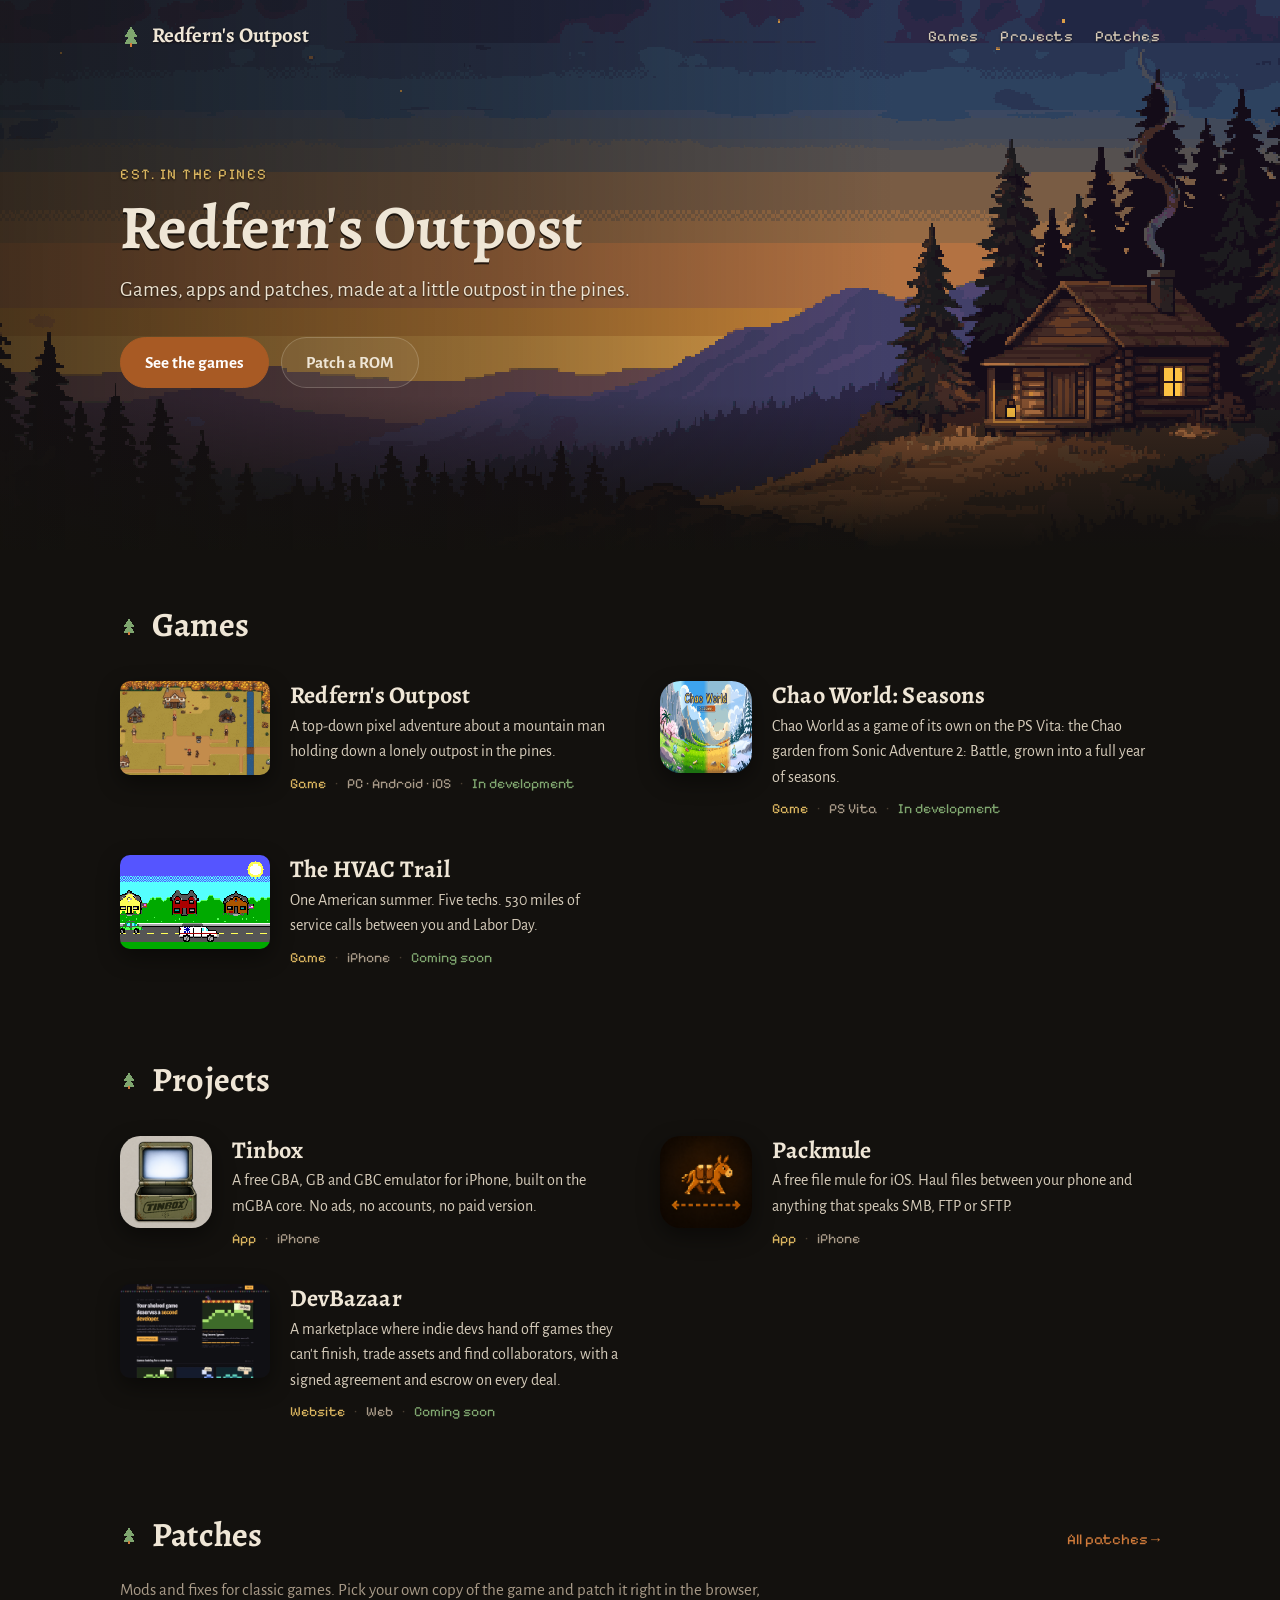
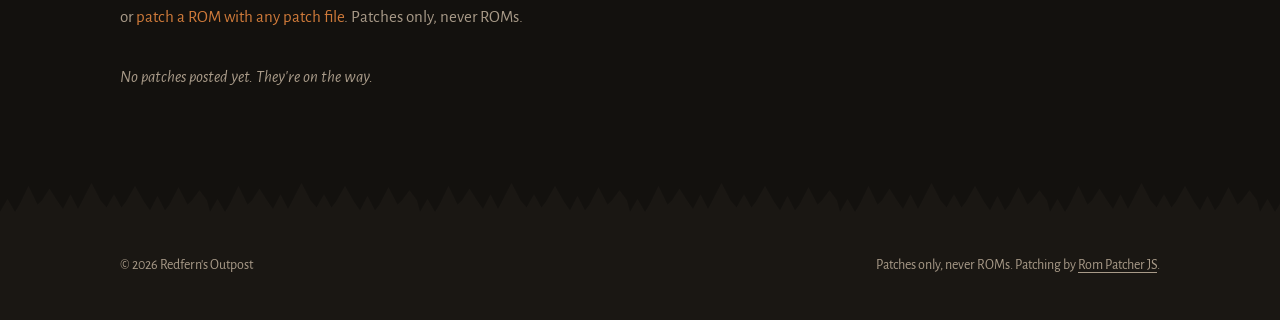
<file: index.html>
<!doctype html>
<html lang="en">
<head>
<meta charset="utf-8">
<meta name="viewport" content="width=device-width, initial-scale=1">
<title>Redfern's Outpost</title>
<meta name="description" content="Games, apps and ROM patches made at Redfern&#x27;s Outpost, a little outpost in the pines.">
<link rel="canonical" href="https://redfernsoutpost.com/">
<meta property="og:type" content="website">
<meta property="og:site_name" content="Redfern&#x27;s Outpost">
<meta property="og:title" content="Redfern&#x27;s Outpost">
<meta property="og:description" content="Games, apps and ROM patches made at Redfern&#x27;s Outpost, a little outpost in the pines.">
<meta property="og:url" content="https://redfernsoutpost.com/">
<meta property="og:image" content="https://redfernsoutpost.com/assets/img/share.jpg">
<meta property="og:image:width" content="1200">
<meta property="og:image:height" content="630">
<meta name="twitter:card" content="summary_large_image">
<link rel="icon" href="data:image/svg+xml,%3Csvg xmlns='http://www.w3.org/2000/svg' viewBox='0 0 16 16'%3E%3Cpath d='M8 1 13 9H10l3 5H3l3-5H3z' fill='%237fa66f'/%3E%3Crect x='7' y='13' width='2' height='3' fill='%23cf7a3a'/%3E%3C/svg%3E">
<link rel="preconnect" href="https://fonts.googleapis.com">
<link rel="preconnect" href="https://fonts.gstatic.com" crossorigin>
<link rel="stylesheet" href="https://fonts.googleapis.com/css2?family=Alegreya:wght@700&family=Alegreya+Sans:wght@400;700&family=Pixelify+Sans:wght@400;500&display=swap">
<link rel="stylesheet" href="assets/site.css?v=5">
</head>
<body>
<header class="topbar over">
  <div class="wrap">
    <a class="brand" href="./"><img src="assets/img/mark.svg" alt=""><span>Redfern's Outpost</span></a>
    <nav class="nav"><a href="#games-section">Games</a><a href="#projects-section">Projects</a><a href="patches.html">Patches</a><!-- about-nav --><!-- /about-nav --></nav>
  </div>
</header>

<section class="banner">
  <div class="wrap">
    <div class="eyebrow">Est. in the pines</div>
    <h1>Redfern's Outpost</h1>
    <p data-edit="tagline">Games, apps and patches, made at a little outpost in the pines.</p>
    <div class="actions">
      <a class="btn primary" href="#games-section">See the games</a>
      <a class="btn" href="patches.html#patcher">Patch a ROM</a>
    </div>
  </div>
</section>

<main class="wrap">
  <section class="section" id="games-section">
    <div class="section-head"><h2>Games</h2></div>
    <div class="grid" id="games"><div class="empty">Loading…</div></div>
  </section>

  <section class="section" id="projects-section">
    <div class="section-head"><h2>Projects</h2></div>
    <div class="grid" id="projects"><div class="empty">Loading…</div></div>
  </section>

  <section class="section" id="patches-section">
    <div class="section-head"><h2>Patches</h2><a href="patches.html">All patches →</a></div>
    <p class="section-intro">Mods and fixes for classic games. Pick your own copy of the game and patch it right in the browser, or <a href="patches.html#patcher">patch a ROM with any patch file</a>. Patches only, never ROMs.</p>
    <div class="grid" id="latest-patches"><div class="empty">Loading…</div></div>
  </section>

  <!-- about: filled in from site.json by tools/build-pages.py -->
  <!-- /about -->

  <section class="section" id="links-section" hidden>
    <div class="section-head"><h2>Links</h2></div>
    <div class="links" id="links"><div class="empty">Loading…</div></div>
  </section>
</main>

<footer>
  <div class="wrap">
    <span>© 2026 Redfern's Outpost</span>
    <span>Patches only, never ROMs. Patching by <a href="https://github.com/marcrobledo/RomPatcher.js" target="_blank" rel="noopener">Rom Patcher JS</a>.</span>
  </div>
</footer>

<script src="assets/site.js?v=5"></script>
<script>renderHome();</script>
</body>
</html>
</file>
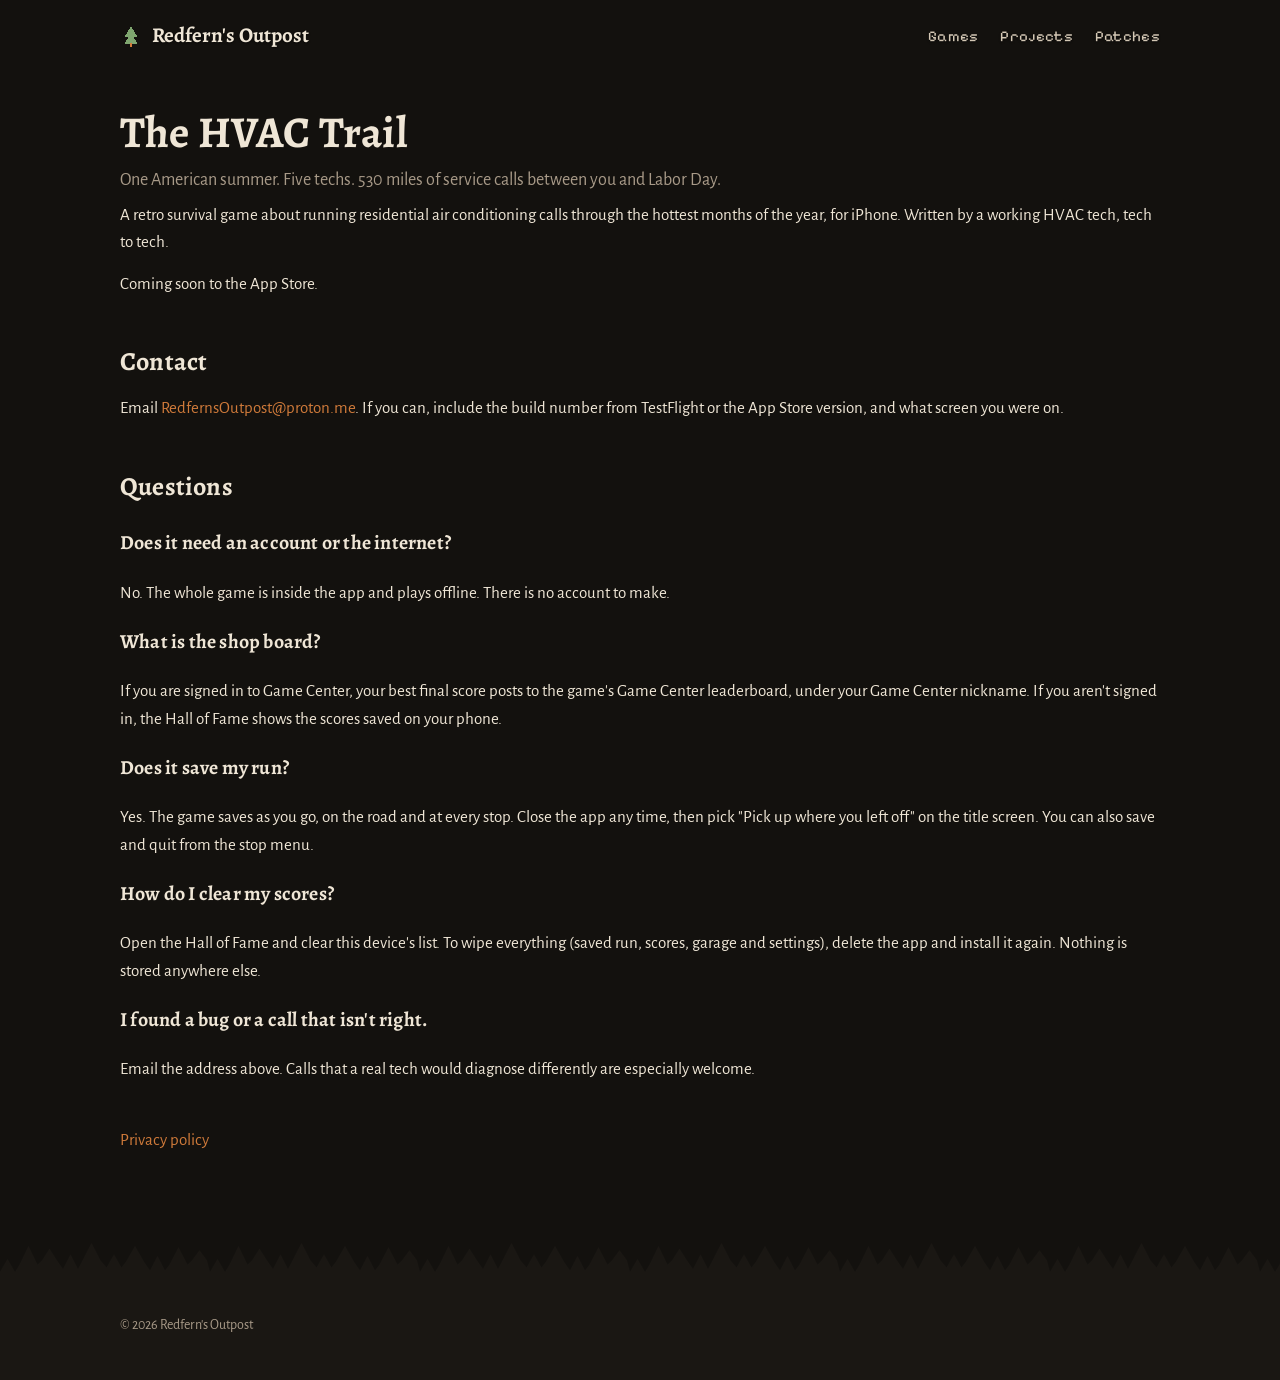
<file: hvac-trail/index.html>
<!doctype html>
<html lang="en">
<head>
<meta charset="utf-8">
<meta name="viewport" content="width=device-width, initial-scale=1">
<title>The HVAC Trail: Support · Redfern's Outpost</title>
<meta name="description" content="Support for The HVAC Trail, a retro survival game about running residential air conditioning calls through one hot American summer.">
<link rel="icon" href="data:image/svg+xml,%3Csvg xmlns='http://www.w3.org/2000/svg' viewBox='0 0 16 16'%3E%3Cpath d='M8 1 13 9H10l3 5H3l3-5H3z' fill='%237fa66f'/%3E%3Crect x='7' y='13' width='2' height='3' fill='%23cf7a3a'/%3E%3C/svg%3E">
<link rel="preconnect" href="https://fonts.googleapis.com">
<link rel="preconnect" href="https://fonts.gstatic.com" crossorigin>
<link rel="stylesheet" href="https://fonts.googleapis.com/css2?family=Alegreya:wght@700&family=Alegreya+Sans:wght@400;700&family=Pixelify+Sans:wght@400;500&display=swap">
<link rel="stylesheet" href="/assets/site.css?v=5">
</head>
<body>
<header class="topbar">
  <div class="wrap">
    <a class="brand" href="/"><img src="/assets/img/mark.svg" alt=""><span>Redfern's Outpost</span></a>
    <nav class="nav"><a href="/#games-section">Games</a><a href="/#projects-section">Projects</a><a href="/patches.html">Patches</a></nav>
  </div>
</header>

<main class="wrap">
  <div class="page-head">
    <h1>The HVAC Trail</h1>
    <p>One American summer. Five techs. 530 miles of service calls between you and Labor Day.</p>
  </div>

  <div class="block">
    <p>A retro survival game about running residential air conditioning calls through the hottest months of the year, for iPhone. Written by a working HVAC tech, tech to tech.</p>
    <p>Coming soon to the App Store.</p>
  </div>

  <div class="block">
    <h2>Contact</h2>
    <p>Email <a href="mailto:RedfernsOutpost@proton.me?subject=The%20HVAC%20Trail%20support">RedfernsOutpost@proton.me</a>. If you can, include the build number from TestFlight or the App Store version, and what screen you were on.</p>
  </div>

  <div class="block">
    <h2>Questions</h2>
    <h3>Does it need an account or the internet?</h3>
    <p>No. The whole game is inside the app and plays offline. There is no account to make.</p>
    <h3>What is the shop board?</h3>
    <p>If you are signed in to Game Center, your best final score posts to the game's Game Center leaderboard, under your Game Center nickname. If you aren't signed in, the Hall of Fame shows the scores saved on your phone.</p>
    <h3>Does it save my run?</h3>
    <p>Yes. The game saves as you go, on the road and at every stop. Close the app any time, then pick "Pick up where you left off" on the title screen. You can also save and quit from the stop menu.</p>
    <h3>How do I clear my scores?</h3>
    <p>Open the Hall of Fame and clear this device's list. To wipe everything (saved run, scores, garage and settings), delete the app and install it again. Nothing is stored anywhere else.</p>
    <h3>I found a bug or a call that isn't right.</h3>
    <p>Email the address above. Calls that a real tech would diagnose differently are especially welcome.</p>
  </div>

  <div class="block">
    <p><a href="/hvac-trail/privacy/">Privacy policy</a></p>
  </div>
</main>

<footer>
  <div class="wrap">
    <span>© 2026 Redfern's Outpost</span>
  </div>
</footer>
</body>
</html>
</file>
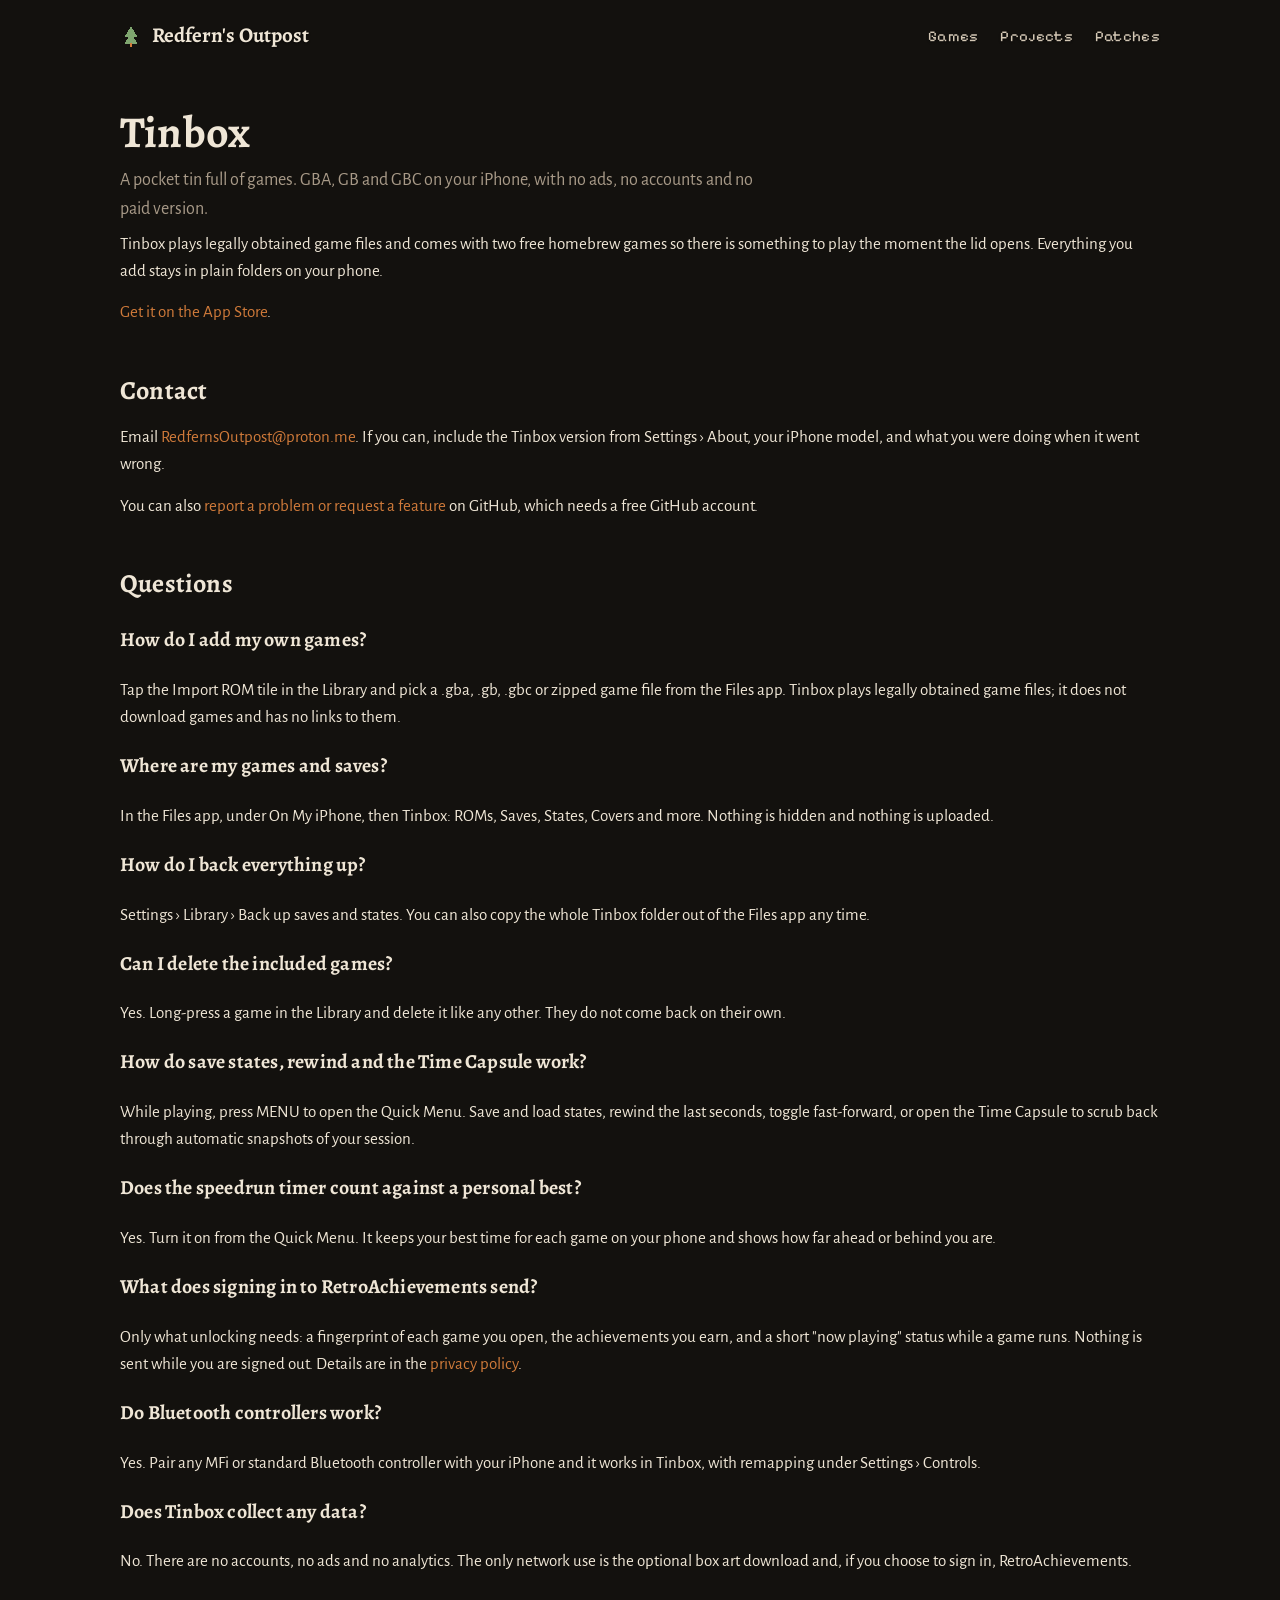
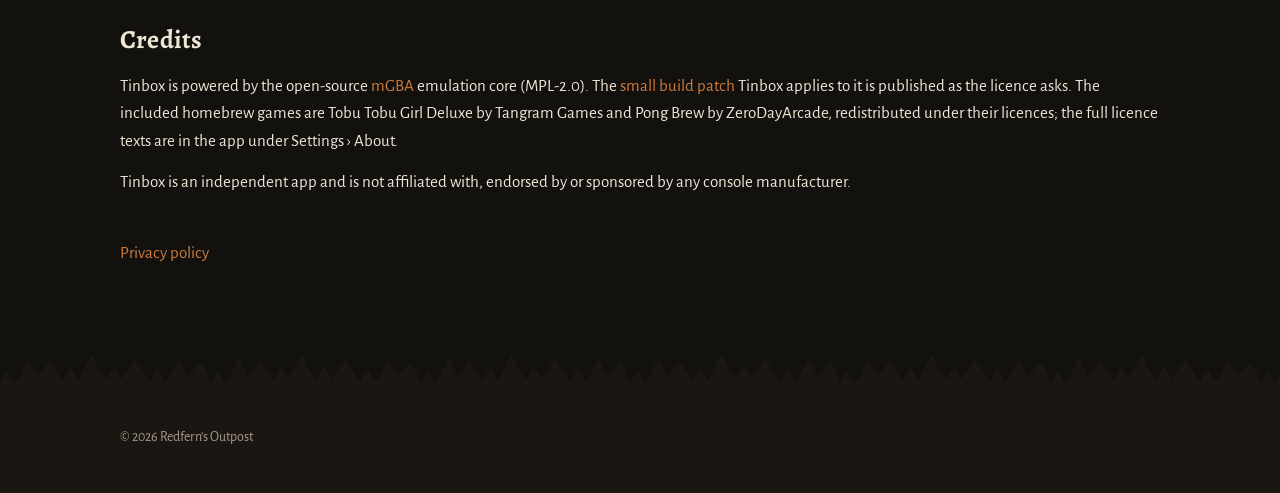
<file: tinbox/index.html>
<!doctype html>
<html lang="en">
<head>
<meta charset="utf-8">
<meta name="viewport" content="width=device-width, initial-scale=1">
<title>Tinbox: Support · Redfern's Outpost</title>
<meta name="description" content="Support for Tinbox, a free GBA, GB and GBC emulator for iPhone. No ads, no accounts, nothing leaves your phone.">
<link rel="icon" href="data:image/svg+xml,%3Csvg xmlns='http://www.w3.org/2000/svg' viewBox='0 0 16 16'%3E%3Cpath d='M8 1 13 9H10l3 5H3l3-5H3z' fill='%237fa66f'/%3E%3Crect x='7' y='13' width='2' height='3' fill='%23cf7a3a'/%3E%3C/svg%3E">
<link rel="preconnect" href="https://fonts.googleapis.com">
<link rel="preconnect" href="https://fonts.gstatic.com" crossorigin>
<link rel="stylesheet" href="https://fonts.googleapis.com/css2?family=Alegreya:wght@700&family=Alegreya+Sans:wght@400;700&family=Pixelify+Sans:wght@400;500&display=swap">
<link rel="stylesheet" href="/assets/site.css?v=5">
</head>
<body>
<header class="topbar">
  <div class="wrap">
    <a class="brand" href="/"><img src="/assets/img/mark.svg" alt=""><span>Redfern's Outpost</span></a>
    <nav class="nav"><a href="/#games-section">Games</a><a href="/#projects-section">Projects</a><a href="/patches.html">Patches</a></nav>
  </div>
</header>

<main class="wrap">
  <div class="page-head">
    <h1>Tinbox</h1>
    <p>A pocket tin full of games. GBA, GB and GBC on your iPhone, with no ads, no accounts and no paid version.</p>
  </div>

  <div class="block">
    <p>Tinbox plays legally obtained game files and comes with two free homebrew games so there is something to play the moment the lid opens. Everything you add stays in plain folders on your phone.</p>
    <p><a href="https://apps.apple.com/app/id6809113803">Get it on the App Store</a>.</p>
  </div>

  <div class="block">
    <h2>Contact</h2>
    <p>Email <a href="mailto:RedfernsOutpost@proton.me?subject=Tinbox%20support">RedfernsOutpost@proton.me</a>. If you can, include the Tinbox version from Settings › About, your iPhone model, and what you were doing when it went wrong.</p>
    <p>You can also <a href="https://github.com/RedfernsOutpost/tinbox-support/issues/new">report a problem or request a feature</a> on GitHub, which needs a free GitHub account.</p>
  </div>

  <div class="block">
    <h2>Questions</h2>
    <h3>How do I add my own games?</h3>
    <p>Tap the Import ROM tile in the Library and pick a .gba, .gb, .gbc or zipped game file from the Files app. Tinbox plays legally obtained game files; it does not download games and has no links to them.</p>
    <h3>Where are my games and saves?</h3>
    <p>In the Files app, under On My iPhone, then Tinbox: ROMs, Saves, States, Covers and more. Nothing is hidden and nothing is uploaded.</p>
    <h3>How do I back everything up?</h3>
    <p>Settings › Library › Back up saves and states. You can also copy the whole Tinbox folder out of the Files app any time.</p>
    <h3>Can I delete the included games?</h3>
    <p>Yes. Long-press a game in the Library and delete it like any other. They do not come back on their own.</p>
    <h3>How do save states, rewind and the Time Capsule work?</h3>
    <p>While playing, press MENU to open the Quick Menu. Save and load states, rewind the last seconds, toggle fast-forward, or open the Time Capsule to scrub back through automatic snapshots of your session.</p>
    <h3>Does the speedrun timer count against a personal best?</h3>
    <p>Yes. Turn it on from the Quick Menu. It keeps your best time for each game on your phone and shows how far ahead or behind you are.</p>
    <h3>What does signing in to RetroAchievements send?</h3>
    <p>Only what unlocking needs: a fingerprint of each game you open, the achievements you earn, and a short "now playing" status while a game runs. Nothing is sent while you are signed out. Details are in the <a href="/tinbox/privacy/">privacy policy</a>.</p>
    <h3>Do Bluetooth controllers work?</h3>
    <p>Yes. Pair any MFi or standard Bluetooth controller with your iPhone and it works in Tinbox, with remapping under Settings › Controls.</p>
    <h3>Does Tinbox collect any data?</h3>
    <p>No. There are no accounts, no ads and no analytics. The only network use is the optional box art download and, if you choose to sign in, RetroAchievements.</p>
  </div>

  <div class="block">
    <h2>Credits</h2>
    <p>Tinbox is powered by the open-source <a href="https://mgba.io">mGBA</a> emulation core (MPL-2.0). The <a href="https://github.com/RedfernsOutpost/tinbox-support/tree/main/mgba">small build patch</a> Tinbox applies to it is published as the licence asks. The included homebrew games are Tobu Tobu Girl Deluxe by Tangram Games and Pong Brew by ZeroDayArcade, redistributed under their licences; the full licence texts are in the app under Settings › About.</p>
    <p>Tinbox is an independent app and is not affiliated with, endorsed by or sponsored by any console manufacturer.</p>
  </div>

  <div class="block">
    <p><a href="/tinbox/privacy/">Privacy policy</a></p>
  </div>
</main>

<footer>
  <div class="wrap">
    <span>© 2026 Redfern's Outpost</span>
  </div>
</footer>
</body>
</html>
</file>
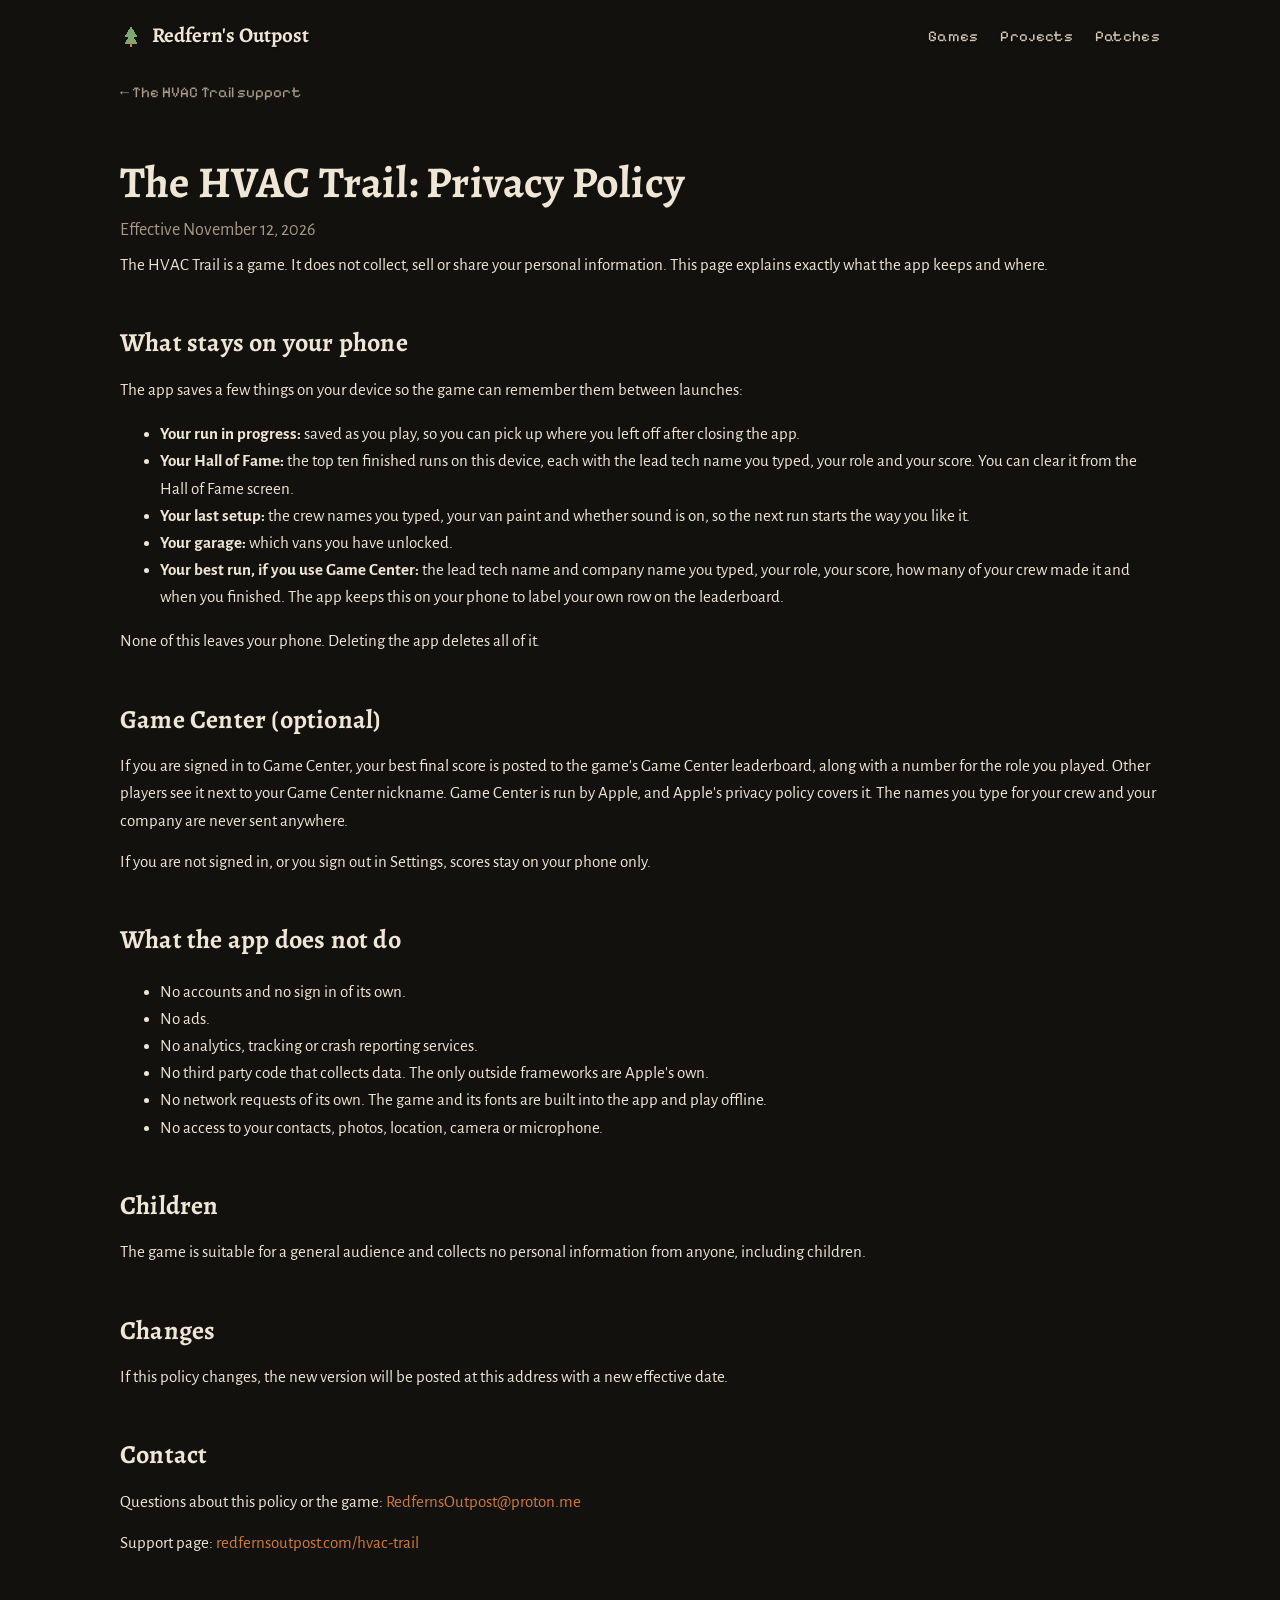
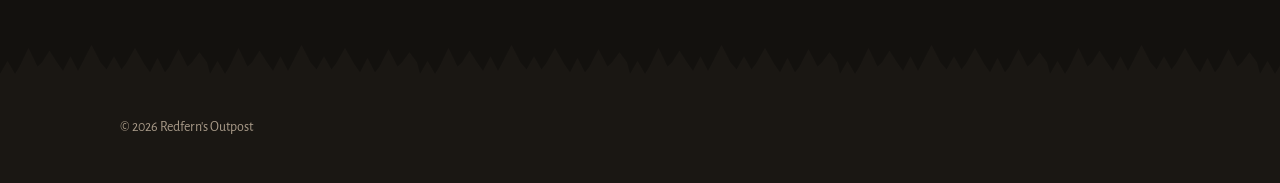
<file: hvac-trail/privacy/index.html>
<!doctype html>
<html lang="en">
<head>
<meta charset="utf-8">
<meta name="viewport" content="width=device-width, initial-scale=1">
<title>The HVAC Trail: Privacy Policy · Redfern's Outpost</title>
<meta name="description" content="The HVAC Trail does not collect, sell or share your personal information.">
<link rel="icon" href="data:image/svg+xml,%3Csvg xmlns='http://www.w3.org/2000/svg' viewBox='0 0 16 16'%3E%3Cpath d='M8 1 13 9H10l3 5H3l3-5H3z' fill='%237fa66f'/%3E%3Crect x='7' y='13' width='2' height='3' fill='%23cf7a3a'/%3E%3C/svg%3E">
<link rel="preconnect" href="https://fonts.googleapis.com">
<link rel="preconnect" href="https://fonts.gstatic.com" crossorigin>
<link rel="stylesheet" href="https://fonts.googleapis.com/css2?family=Alegreya:wght@700&family=Alegreya+Sans:wght@400;700&family=Pixelify+Sans:wght@400;500&display=swap">
<link rel="stylesheet" href="/assets/site.css?v=5">
</head>
<body>
<header class="topbar">
  <div class="wrap">
    <a class="brand" href="/"><img src="/assets/img/mark.svg" alt=""><span>Redfern's Outpost</span></a>
    <nav class="nav"><a href="/#games-section">Games</a><a href="/#projects-section">Projects</a><a href="/patches.html">Patches</a></nav>
  </div>
</header>

<main class="wrap">
  <a class="back" href="/hvac-trail/">← The HVAC Trail support</a>
  <div class="page-head">
    <h1>The HVAC Trail: Privacy Policy</h1>
    <p>Effective November 12, 2026</p>
  </div>

  <div class="block">
    <p>The HVAC Trail is a game. It does not collect, sell or share your personal information. This page explains exactly what the app keeps and where.</p>
  </div>

  <div class="block">
    <h2>What stays on your phone</h2>
    <p>The app saves a few things on your device so the game can remember them between launches:</p>
    <ul>
      <li><b>Your run in progress:</b> saved as you play, so you can pick up where you left off after closing the app.</li>
      <li><b>Your Hall of Fame:</b> the top ten finished runs on this device, each with the lead tech name you typed, your role and your score. You can clear it from the Hall of Fame screen.</li>
      <li><b>Your last setup:</b> the crew names you typed, your van paint and whether sound is on, so the next run starts the way you like it.</li>
      <li><b>Your garage:</b> which vans you have unlocked.</li>
      <li><b>Your best run, if you use Game Center:</b> the lead tech name and company name you typed, your role, your score, how many of your crew made it and when you finished. The app keeps this on your phone to label your own row on the leaderboard.</li>
    </ul>
    <p>None of this leaves your phone. Deleting the app deletes all of it.</p>
  </div>

  <div class="block">
    <h2>Game Center (optional)</h2>
    <p>If you are signed in to Game Center, your best final score is posted to the game's Game Center leaderboard, along with a number for the role you played. Other players see it next to your Game Center nickname. Game Center is run by Apple, and Apple's privacy policy covers it. The names you type for your crew and your company are never sent anywhere.</p>
    <p>If you are not signed in, or you sign out in Settings, scores stay on your phone only.</p>
  </div>

  <div class="block">
    <h2>What the app does not do</h2>
    <ul>
      <li>No accounts and no sign in of its own.</li>
      <li>No ads.</li>
      <li>No analytics, tracking or crash reporting services.</li>
      <li>No third party code that collects data. The only outside frameworks are Apple's own.</li>
      <li>No network requests of its own. The game and its fonts are built into the app and play offline.</li>
      <li>No access to your contacts, photos, location, camera or microphone.</li>
    </ul>
  </div>

  <div class="block">
    <h2>Children</h2>
    <p>The game is suitable for a general audience and collects no personal information from anyone, including children.</p>
  </div>

  <div class="block">
    <h2>Changes</h2>
    <p>If this policy changes, the new version will be posted at this address with a new effective date.</p>
  </div>

  <div class="block">
    <h2>Contact</h2>
    <p>Questions about this policy or the game: <a href="mailto:RedfernsOutpost@proton.me?subject=The%20HVAC%20Trail%20privacy">RedfernsOutpost@proton.me</a></p>
    <p>Support page: <a href="/hvac-trail/">redfernsoutpost.com/hvac-trail</a></p>
  </div>
</main>

<footer>
  <div class="wrap">
    <span>© 2026 Redfern's Outpost</span>
  </div>
</footer>
</body>
</html>
</file>
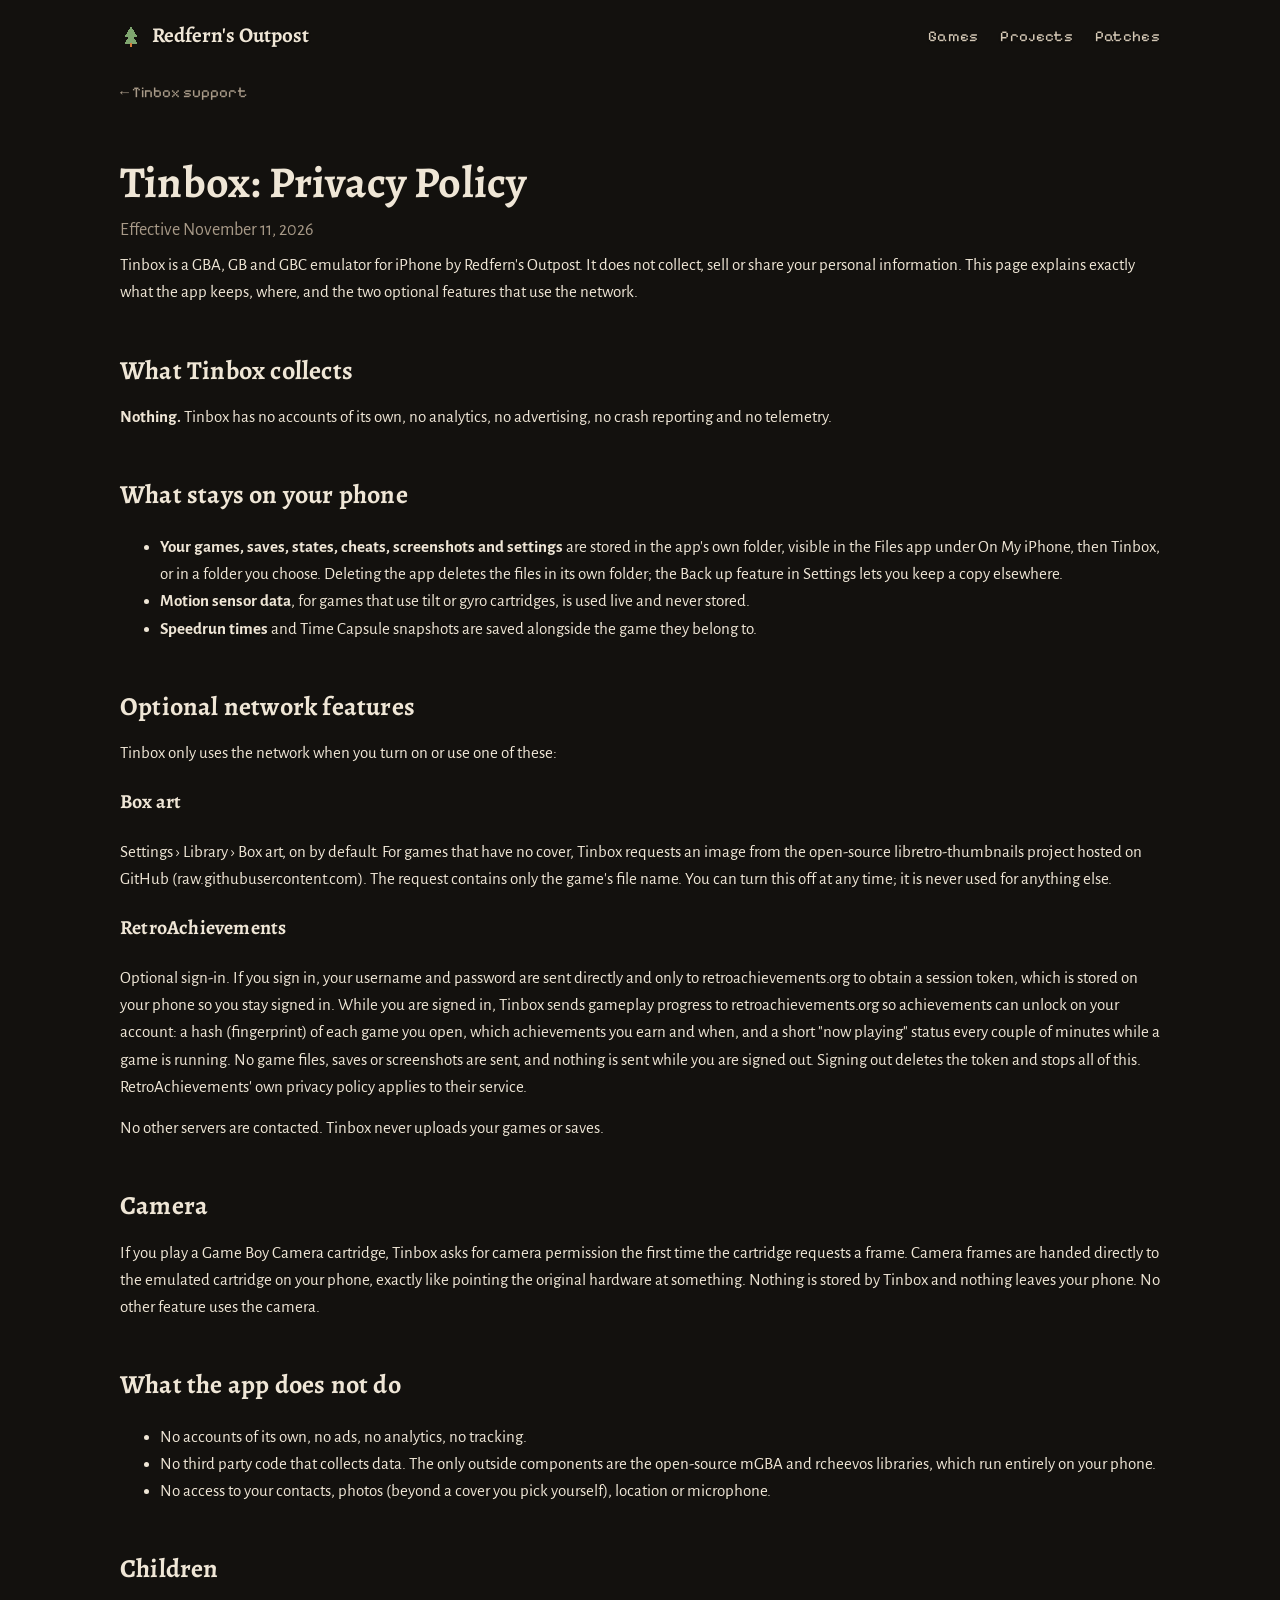
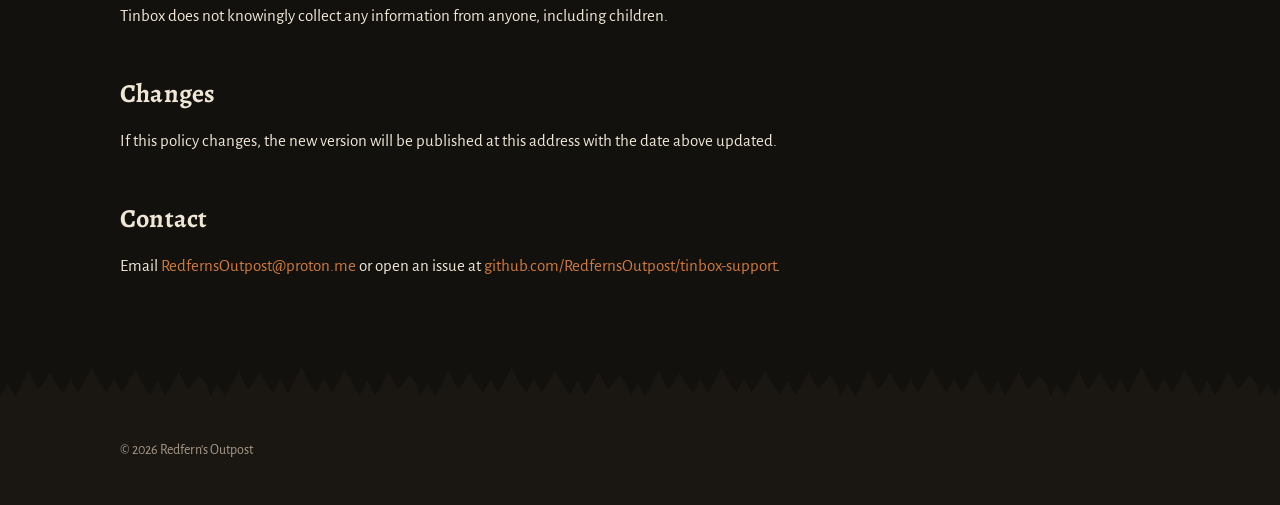
<file: tinbox/privacy/index.html>
<!doctype html>
<html lang="en">
<head>
<meta charset="utf-8">
<meta name="viewport" content="width=device-width, initial-scale=1">
<title>Tinbox: Privacy Policy · Redfern's Outpost</title>
<meta name="description" content="Tinbox does not collect, sell or share your personal information.">
<link rel="icon" href="data:image/svg+xml,%3Csvg xmlns='http://www.w3.org/2000/svg' viewBox='0 0 16 16'%3E%3Cpath d='M8 1 13 9H10l3 5H3l3-5H3z' fill='%237fa66f'/%3E%3Crect x='7' y='13' width='2' height='3' fill='%23cf7a3a'/%3E%3C/svg%3E">
<link rel="preconnect" href="https://fonts.googleapis.com">
<link rel="preconnect" href="https://fonts.gstatic.com" crossorigin>
<link rel="stylesheet" href="https://fonts.googleapis.com/css2?family=Alegreya:wght@700&family=Alegreya+Sans:wght@400;700&family=Pixelify+Sans:wght@400;500&display=swap">
<link rel="stylesheet" href="/assets/site.css?v=5">
</head>
<body>
<header class="topbar">
  <div class="wrap">
    <a class="brand" href="/"><img src="/assets/img/mark.svg" alt=""><span>Redfern's Outpost</span></a>
    <nav class="nav"><a href="/#games-section">Games</a><a href="/#projects-section">Projects</a><a href="/patches.html">Patches</a></nav>
  </div>
</header>

<main class="wrap">
  <a class="back" href="/tinbox/">← Tinbox support</a>
  <div class="page-head">
    <h1>Tinbox: Privacy Policy</h1>
    <p>Effective November 11, 2026</p>
  </div>

  <div class="block">
    <p>Tinbox is a GBA, GB and GBC emulator for iPhone by Redfern's Outpost. It does not collect, sell or share your personal information. This page explains exactly what the app keeps, where, and the two optional features that use the network.</p>
  </div>

  <div class="block">
    <h2>What Tinbox collects</h2>
    <p><b>Nothing.</b> Tinbox has no accounts of its own, no analytics, no advertising, no crash reporting and no telemetry.</p>
  </div>

  <div class="block">
    <h2>What stays on your phone</h2>
    <ul>
      <li><b>Your games, saves, states, cheats, screenshots and settings</b> are stored in the app's own folder, visible in the Files app under On My iPhone, then Tinbox, or in a folder you choose. Deleting the app deletes the files in its own folder; the Back up feature in Settings lets you keep a copy elsewhere.</li>
      <li><b>Motion sensor data</b>, for games that use tilt or gyro cartridges, is used live and never stored.</li>
      <li><b>Speedrun times</b> and Time Capsule snapshots are saved alongside the game they belong to.</li>
    </ul>
  </div>

  <div class="block">
    <h2>Optional network features</h2>
    <p>Tinbox only uses the network when you turn on or use one of these:</p>
    <h3>Box art</h3>
    <p>Settings › Library › Box art, on by default. For games that have no cover, Tinbox requests an image from the open-source libretro-thumbnails project hosted on GitHub (raw.githubusercontent.com). The request contains only the game's file name. You can turn this off at any time; it is never used for anything else.</p>
    <h3>RetroAchievements</h3>
    <p>Optional sign-in. If you sign in, your username and password are sent directly and only to retroachievements.org to obtain a session token, which is stored on your phone so you stay signed in. While you are signed in, Tinbox sends gameplay progress to retroachievements.org so achievements can unlock on your account: a hash (fingerprint) of each game you open, which achievements you earn and when, and a short "now playing" status every couple of minutes while a game is running. No game files, saves or screenshots are sent, and nothing is sent while you are signed out. Signing out deletes the token and stops all of this. RetroAchievements' own privacy policy applies to their service.</p>
    <p>No other servers are contacted. Tinbox never uploads your games or saves.</p>
  </div>

  <div class="block">
    <h2>Camera</h2>
    <p>If you play a Game Boy Camera cartridge, Tinbox asks for camera permission the first time the cartridge requests a frame. Camera frames are handed directly to the emulated cartridge on your phone, exactly like pointing the original hardware at something. Nothing is stored by Tinbox and nothing leaves your phone. No other feature uses the camera.</p>
  </div>

  <div class="block">
    <h2>What the app does not do</h2>
    <ul>
      <li>No accounts of its own, no ads, no analytics, no tracking.</li>
      <li>No third party code that collects data. The only outside components are the open-source mGBA and rcheevos libraries, which run entirely on your phone.</li>
      <li>No access to your contacts, photos (beyond a cover you pick yourself), location or microphone.</li>
    </ul>
  </div>

  <div class="block">
    <h2>Children</h2>
    <p>Tinbox does not knowingly collect any information from anyone, including children.</p>
  </div>

  <div class="block">
    <h2>Changes</h2>
    <p>If this policy changes, the new version will be published at this address with the date above updated.</p>
  </div>

  <div class="block">
    <h2>Contact</h2>
    <p>Email <a href="mailto:RedfernsOutpost@proton.me?subject=Tinbox%20privacy">RedfernsOutpost@proton.me</a> or open an issue at <a href="https://github.com/RedfernsOutpost/tinbox-support">github.com/RedfernsOutpost/tinbox-support</a>.</p>
  </div>
</main>

<footer>
  <div class="wrap">
    <span>© 2026 Redfern's Outpost</span>
  </div>
</footer>
</body>
</html>
</file>
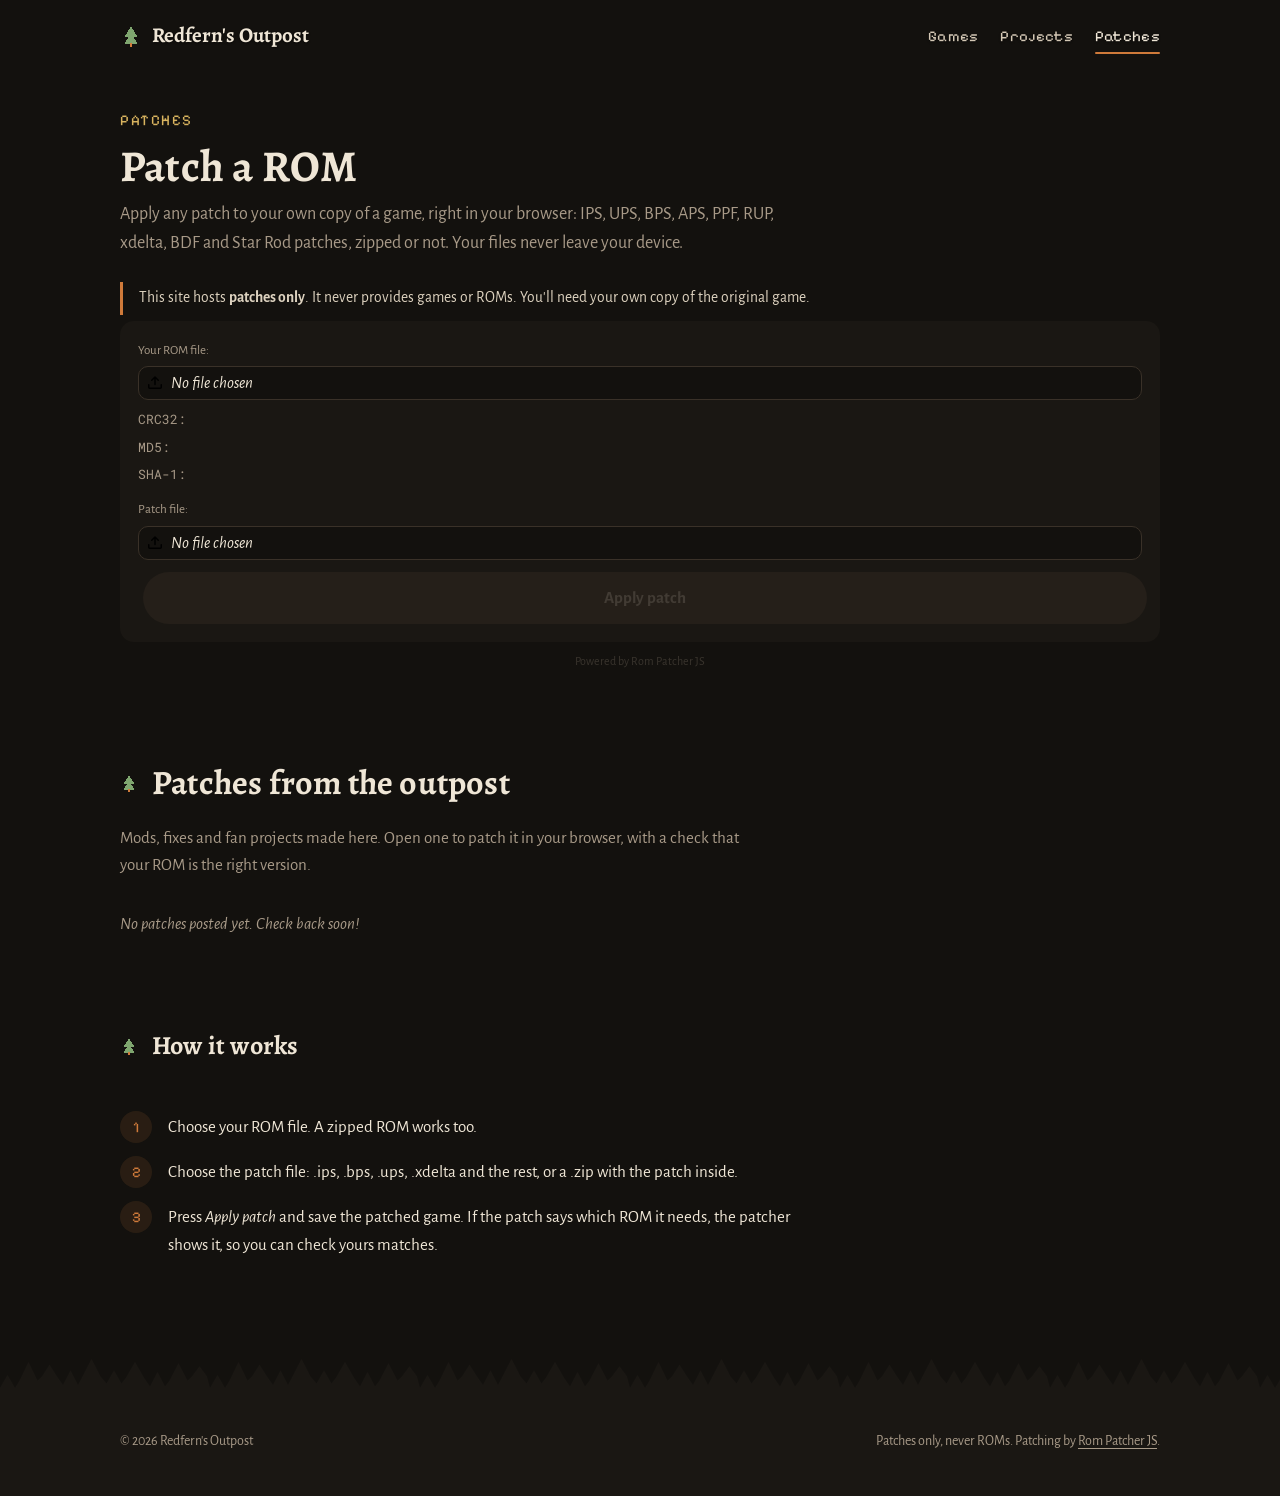
<file: patches.html>
<!doctype html>
<html lang="en">
<head>
<meta charset="utf-8">
<meta name="viewport" content="width=device-width, initial-scale=1">
<title>Patches · Redfern's Outpost</title>
<meta name="description" content="Apply IPS, BPS, UPS, xdelta and other ROM patches to your own copy of a game, right in your browser. Patches only, never ROMs.">
<link rel="canonical" href="https://redfernsoutpost.com/patches.html">
<meta property="og:type" content="website">
<meta property="og:site_name" content="Redfern&#x27;s Outpost">
<meta property="og:title" content="Patch a ROM">
<meta property="og:description" content="Apply IPS, BPS, UPS, xdelta and other ROM patches to your own copy of a game, right in your browser. Patches only, never ROMs.">
<meta property="og:url" content="https://redfernsoutpost.com/patches.html">
<meta property="og:image" content="https://redfernsoutpost.com/assets/img/share-patcher.jpg">
<meta property="og:image:width" content="1200">
<meta property="og:image:height" content="630">
<meta name="twitter:card" content="summary_large_image">
<link rel="icon" href="data:image/svg+xml,%3Csvg xmlns='http://www.w3.org/2000/svg' viewBox='0 0 16 16'%3E%3Cpath d='M8 1 13 9H10l3 5H3l3-5H3z' fill='%237fa66f'/%3E%3Crect x='7' y='13' width='2' height='3' fill='%23cf7a3a'/%3E%3C/svg%3E">
<link rel="preconnect" href="https://fonts.googleapis.com">
<link rel="preconnect" href="https://fonts.gstatic.com" crossorigin>
<link rel="stylesheet" href="https://fonts.googleapis.com/css2?family=Alegreya:wght@700&family=Alegreya+Sans:wght@400;700&family=Pixelify+Sans:wght@400;500&display=swap">
<link rel="stylesheet" href="rom-patcher-js/style.css">
<link rel="stylesheet" href="assets/site.css?v=5">
<script src="rom-patcher-js/RomPatcher.webapp.js"></script>
</head>
<body>
<header class="topbar">
  <div class="wrap">
    <a class="brand" href="./"><img src="assets/img/mark.svg" alt=""><span>Redfern's Outpost</span></a>
    <nav class="nav"><a href="./#games-section">Games</a><a href="./#projects-section">Projects</a><a href="patches.html" aria-current="page">Patches</a></nav>
  </div>
</header>

<main class="wrap">
  <section class="page-head">
    <div class="eyebrow">Patches</div>
    <h1>Patch a ROM</h1>
    <p>Apply any patch to your own copy of a game, right in your browser: IPS, UPS, BPS, APS, PPF, RUP, xdelta, BDF and Star Rod patches, zipped or not. Your files never leave your device.</p>
    <div class="notice">This site hosts <strong>patches only</strong>. It never provides games or ROMs. You'll need your own copy of the original game.</div>
  </section>

  <section id="patcher" class="block patcher-open">
    <div id="patcher-box"><div class="empty">Loading the patcher…</div></div>
  </section>

  <section class="section" id="catalog">
    <div class="section-head"><h2>Patches from the outpost</h2></div>
    <p class="section-intro">Mods, fixes and fan projects made here. Open one to patch it in your browser, with a check that your ROM is the right version.</p>
  <div class="toolbar" id="toolbar" hidden>
    <input id="search" type="search" placeholder="Search patches…" aria-label="Search patches">
    <select id="platform" aria-label="Filter by platform"><option value="">All platforms</option></select>
  </div>

  <div class="grid" id="grid" style="margin-top:28px"><div class="empty">Loading…</div></div>
  </section>

  <section id="how" class="section block">
    <div class="section-head"><h2>How it works</h2></div>
    <ol class="steps">
      <li>Choose your ROM file. A zipped ROM works too.</li>
      <li>Choose the patch file: .ips, .bps, .ups, .xdelta and the rest, or a .zip with the patch inside.</li>
      <li>Press <em>Apply patch</em> and save the patched game. If the patch says which ROM it needs, the patcher shows it, so you can check yours matches.</li>
    </ol>
  </section>
</main>

<footer>
  <div class="wrap">
    <span>© 2026 Redfern's Outpost</span>
    <span>Patches only, never ROMs. Patching by <a href="https://github.com/marcrobledo/RomPatcher.js" target="_blank" rel="noopener">Rom Patcher JS</a>.</span>
  </div>
</footer>

<script src="assets/site.js?v=5"></script>
<script>renderPatcher(); renderCatalog();</script>
</body>
</html>
</file>
<file: assets/site.css>
/* Redfern's Outpost — woodsmoke, parchment, rust and pine.
   Open layout: content sits on the page, not in boxes. */
:root {
  --bg: #13110e;
  --bg-2: #1a1713;
  --panel: #1e1a15;
  --panel-2: #28221b;
  --line: #3a3128;
  --line-2: #4b4033;
  --text: #efe6d6;
  --muted: #a89a88;
  --accent: #cf7a3a;
  --accent-strong: #a85a24;
  --accent-soft: rgba(207, 122, 58, 0.12);
  --pine: #7fa66f;
  --pine-deep: #24351f;
  --gold: #d9b45f;
  --radius: 14px;
  --serif: "Alegreya", Georgia, "Times New Roman", serif;
  --sans: "Alegreya Sans", system-ui, -apple-system, "Segoe UI", Roboto, sans-serif;
  --pixel: "Pixelify Sans", ui-monospace, Consolas, monospace;
  color-scheme: dark;
}

* { box-sizing: border-box; }
[hidden] { display: none !important; }

html, body {
  margin: 0;
  background: var(--bg);
  color: var(--text);
  font: 17px/1.6 var(--sans);
}
h1, h2, h3 { font-family: var(--serif); font-weight: 700; letter-spacing: .2px; }

a { color: var(--accent); text-decoration: none; }
a:hover { text-decoration: underline; }
img { max-width: 100%; display: block; }

.wrap { max-width: 1080px; margin: 0 auto; padding: 0 20px; }

/* ---- header / footer ------------------------------------------------ */
.topbar { position: relative; z-index: 5; }
.topbar.over { position: absolute; top: 0; left: 0; right: 0; }
.topbar .wrap {
  display: flex; align-items: center; justify-content: space-between;
  height: 72px; gap: 16px;
}
.brand {
  display: flex; align-items: center; gap: 10px;
  color: var(--text); font-family: var(--serif); font-size: 21px; font-weight: 700;
  white-space: nowrap; text-shadow: 0 1px 2px rgba(0, 0, 0, .6);
}
.brand:hover { text-decoration: none; }
.brand img { width: 22px; height: 22px; }
.nav { display: flex; gap: 22px; }
.nav a {
  position: relative; padding: 4px 0;
  color: #d4c8b5; font-family: var(--pixel); font-size: 15px; letter-spacing: .3px;
  text-shadow: 0 1px 2px rgba(0, 0, 0, .6);
}
.nav a::after {
  content: ""; position: absolute; left: 0; right: 0; bottom: -2px; height: 2px;
  background: var(--accent); border-radius: 2px;
  transform: scaleX(0); transition: transform .15s ease;
}
.nav a:hover, .nav a[aria-current="page"] { color: var(--text); text-decoration: none; }
.nav a:hover::after, .nav a[aria-current="page"]::after { transform: scaleX(1); }

footer {
  position: relative; margin-top: 130px; padding: 30px 0 44px;
  background: var(--bg-2);
  color: var(--muted); font-size: 14px;
}
footer::before {
  content: ""; position: absolute; left: 0; right: 0; top: -41px; height: 42px;
  background: url("img/treeline.svg") repeat-x left bottom / 210px 42px;
}
footer .wrap { display: flex; flex-wrap: wrap; gap: 6px 24px; justify-content: space-between; }
footer a { color: var(--muted); text-decoration: underline; text-underline-offset: 3px; }

@media (max-width: 600px) {
  html, body { font-size: 16px; }
  .brand span { display: none; }
  .nav { gap: 16px; }
  .nav a { font-size: 14px; }
}

/* ---- home banner ---------------------------------------------------- */
.banner {
  position: relative; overflow: hidden;
  display: flex; align-items: center;
  min-height: clamp(440px, 43vw, 640px);
  background: #1b1a2a url("img/banner.png") 85% bottom / cover no-repeat;
  image-rendering: pixelated;
}
.banner::before {
  content: ""; position: absolute; inset: 0;
  background:
    linear-gradient(90deg, rgba(19, 17, 14, .7) 0%, rgba(19, 17, 14, .35) 40%, rgba(19, 17, 14, 0) 70%),
    linear-gradient(0deg, var(--bg) 0%, rgba(19, 17, 14, 0) 28%);
}
.banner .wrap { position: relative; width: 100%; padding-top: 96px; padding-bottom: 96px; }
.banner h1 {
  margin: 0 0 14px; font-size: 62px; line-height: 1.02;
  text-shadow: 0 2px 0 rgba(0, 0, 0, .7);
}
.banner p { margin: 0; max-width: 540px; font-size: 21px; color: #ece2d0; text-shadow: 0 1px 2px rgba(0, 0, 0, .8); }
.banner .actions { display: flex; gap: 12px; margin-top: 30px; flex-wrap: wrap; }
.eyebrow {
  font-family: var(--pixel); color: var(--gold); font-size: 15px;
  letter-spacing: 1.5px; text-transform: uppercase; margin-bottom: 10px;
}
.banner .eyebrow { text-shadow: 0 1px 2px rgba(0, 0, 0, .8); }
@media (max-width: 760px) {
  .banner { min-height: 460px; background-position: 90% bottom; align-items: flex-end; }
  .banner::before {
    background: linear-gradient(0deg, var(--bg) 0%, rgba(19, 17, 14, .75) 45%, rgba(19, 17, 14, .1) 80%);
  }
  .banner .wrap { padding-bottom: 40px; }
  .banner h1 { font-size: 42px; }
  .banner p { font-size: 18px; }
}

/* ---- sections ------------------------------------------------------- */
.section { margin-top: 84px; }
.section:first-child { margin-top: 48px; }
.section-head {
  display: flex; align-items: baseline; justify-content: space-between; gap: 16px;
  margin-bottom: 28px;
}
.section-head h2 { margin: 0; font-size: 34px; display: flex; align-items: center; gap: 14px; }
.section-head h2::before {
  content: ""; flex: none; width: 18px; height: 18px;
  background: url("img/mark.svg") center / contain no-repeat;
}
.section-head a { font-family: var(--pixel); font-size: 15px; }
.section-intro { margin: -14px 0 28px; color: var(--muted); max-width: 640px; }
/* About (site.json, written into index.html by tools/build-pages.py) */
.about { display: grid; grid-template-columns: 180px 1fr; gap: 32px; align-items: start; max-width: 860px; }
.about.text-only { grid-template-columns: 1fr; }
.about img { width: 100%; border-radius: 14px; box-shadow: 0 8px 20px rgba(0, 0, 0, .4); }
.about p { margin: 0 0 14px; }
.about p:last-child { margin-bottom: 0; }
@media (max-width: 640px) { .about { grid-template-columns: 1fr; } .about img { max-width: 180px; } }

/* page header for inner pages */
.page-head { padding: 36px 0 6px; }
.page-head h1 { margin: 0 0 10px; font-size: 44px; line-height: 1.1; }
.page-head p { margin: 0; max-width: 660px; color: var(--muted); font-size: 18px; }
@media (max-width: 600px) { .page-head h1 { font-size: 34px; } }

.notice {
  margin: 24px 0 0; padding: 4px 0 4px 16px; max-width: 700px;
  border-left: 3px solid var(--accent);
  color: #ddd2bf; font-size: 15.5px;
}

.meta {
  display: flex; flex-wrap: wrap; align-items: center;
  font-family: var(--pixel); font-size: 14px; color: var(--muted);
}
.meta span + span::before { content: "·"; margin: 0 9px; color: var(--line-2); }
.meta .kind { color: var(--gold); }
.meta .good { color: var(--pine); }

.empty { grid-column: 1 / -1; color: var(--muted); font-style: italic; padding: 4px 0; }

/* ---- projects and patches ------------------------------------------ */
.toolbar { display: flex; gap: 10px; margin: 30px 0 4px; flex-wrap: wrap; }
.toolbar input, .toolbar select {
  background: var(--bg-2); color: var(--text);
  border: 1px solid var(--line); border-radius: 999px;
  padding: 9px 16px; font: inherit;
}
.toolbar input { flex: 1; min-width: 200px; }

.grid {
  display: grid; gap: 34px 40px;
  grid-template-columns: repeat(auto-fill, minmax(340px, 1fr));
}
@media (max-width: 420px) { .grid { grid-template-columns: 1fr; } }

/* one project or patch: a picture beside its words */
.item { display: flex; gap: 20px; align-items: flex-start; color: var(--text); }
.item:hover { text-decoration: none; }
.item .thumb { flex: none; transition: transform .15s ease; }
.item:hover .thumb { transform: translateY(-3px); }
.item h3 { margin: 0 0 4px; font-size: 24px; line-height: 1.2; transition: color .15s ease; }
.item:hover h3 { color: var(--accent); }
.item .summary { margin: 0 0 8px; color: #d6ccbb; font-size: 16px; }
.item .game { color: var(--muted); font-size: 14.5px; margin: -2px 0 6px; }

.thumb.icon {
  width: 92px; height: 92px; border-radius: 22%;
  box-shadow: 0 8px 22px rgba(0, 0, 0, .45);
}
.thumb.shot {
  width: 150px; aspect-ratio: 16 / 10; object-fit: cover;
  border-radius: 10px; image-rendering: pixelated;
  box-shadow: 0 8px 22px rgba(0, 0, 0, .45);
}
.thumb.initials {
  width: 92px; height: 92px; border-radius: 22%;
  display: flex; align-items: center; justify-content: center;
  background: radial-gradient(circle at 30% 20%, #3b4a2f, #1d2618 75%);
  color: var(--gold); font-family: var(--serif); font-size: 32px; font-weight: 700;
  box-shadow: 0 8px 22px rgba(0, 0, 0, .45);
}

/* the flagship project: big picture, words beside it */
.feature {
  grid-column: 1 / -1;
  display: grid; grid-template-columns: minmax(0, 1.35fr) minmax(0, 1fr);
  gap: 40px; align-items: center; color: var(--text);
  margin-bottom: 18px;
}
.feature:hover { text-decoration: none; }
.feature img {
  width: 100%; aspect-ratio: 16 / 10; object-fit: cover;
  border-radius: var(--radius); image-rendering: pixelated;
  box-shadow: 0 18px 40px rgba(0, 0, 0, .5);
  transition: transform .15s ease;
}
.feature:hover img { transform: translateY(-3px); }
.feature h3 { margin: 0 0 10px; font-size: 40px; line-height: 1.1; }
.feature .summary { margin: 0 0 14px; font-size: 19px; color: #ddd2bf; }
.feature .more { margin-top: 18px; font-family: var(--pixel); color: var(--accent); font-size: 15px; }
.feature:hover .more { text-decoration: underline; }
@media (max-width: 760px) {
  .feature { grid-template-columns: 1fr; gap: 20px; }
  .feature h3 { font-size: 30px; }
}

/* ---- links ---------------------------------------------------------- */
.links { display: grid; gap: 22px 40px; grid-template-columns: repeat(auto-fill, minmax(300px, 1fr)); }
.link { display: flex; gap: 16px; align-items: center; color: var(--text); }
.link:hover { text-decoration: none; }
.link .mark {
  flex: none; width: 48px; height: 48px; border-radius: 50%;
  display: flex; align-items: center; justify-content: center;
  background: var(--pine-deep); color: #cfe5c2;
  font-family: var(--serif); font-weight: 700; font-size: 22px;
  transition: background .15s ease;
}
.link:hover .mark { background: var(--accent-strong); color: #fff; }
.link strong { display: block; font-family: var(--serif); font-size: 20px; line-height: 1.2; }
.link:hover strong { color: var(--accent); }
.link .host { font-family: var(--pixel); color: var(--muted); font-size: 13.5px; }
.link .desc { display: block; color: var(--muted); font-size: 15px; }

/* ---- detail pages --------------------------------------------------- */
.back { display: inline-block; margin: 8px 0 18px; color: var(--muted); font-family: var(--pixel); font-size: 15px; }
.detail-head { display: flex; gap: 26px; align-items: center; }
.detail-head h1 { margin: 2px 0 8px; font-size: 46px; line-height: 1.08; }
.detail-head .lede { margin: 0 0 10px; max-width: 680px; color: #d6ccbb; font-size: 19px; }
.app-icon {
  flex: none; width: 128px; height: 128px; border-radius: 22%;
  box-shadow: 0 12px 30px rgba(0, 0, 0, .5);
}
@media (max-width: 600px) {
  .detail-head { flex-direction: column; align-items: flex-start; gap: 16px; }
  .detail-head h1 { font-size: 34px; }
  .app-icon { width: 96px; height: 96px; }
}

.hero-shot {
  width: 100%; margin-top: 30px; border-radius: var(--radius);
  image-rendering: pixelated; box-shadow: 0 18px 40px rgba(0, 0, 0, .5);
}

.layout {
  display: grid; gap: 56px; margin-top: 44px;
  grid-template-columns: minmax(0, 1fr) 300px;
}
.layout.single { grid-template-columns: minmax(0, 760px); }
@media (max-width: 860px) { .layout { grid-template-columns: 1fr; gap: 40px; } }

.block + .block { margin-top: 44px; }
.block h2 { margin: 0 0 12px; font-size: 26px; }
.block p { margin: 0 0 14px; }
.block p:last-child { margin-bottom: 0; }
.block .muted { color: var(--muted); font-size: 15px; }
aside .block h2 { font-size: 21px; }
aside .note { border-left: 3px solid var(--pine); padding-left: 14px; }
.download + .download { margin-top: 16px; }
.block .download p { margin: 6px 0 0; color: var(--muted); font-size: 14px; word-break: break-all; }

.features { margin: 0; padding: 0; list-style: none; }
.features li { position: relative; padding: 5px 0 5px 26px; }
.features li::before {
  content: ""; position: absolute; left: 4px; top: 15px;
  width: 7px; height: 7px; background: var(--pine); transform: rotate(45deg);
}

.shots { display: grid; gap: 14px; grid-template-columns: repeat(auto-fill, minmax(200px, 1fr)); }
.shots.tall { grid-template-columns: repeat(auto-fill, minmax(120px, 1fr)); }
.shots img {
  width: 100%; border-radius: 10px;
  image-rendering: pixelated; cursor: zoom-in;
  box-shadow: 0 8px 20px rgba(0, 0, 0, .4);
  transition: transform .15s ease;
}
.shots img:hover { transform: translateY(-3px); }
.shots.tall img { image-rendering: auto; }
/* Screenshots that aren't pixel art (a project's "smooth": true, or "coverSmooth" for its cover) scale smoothly. */
.hero-shot.smooth, .thumb.shot.smooth, .feature img.smooth, .shots.smooth img, .lightbox.smooth img { image-rendering: auto; }

.facts { display: grid; grid-template-columns: auto 1fr; gap: 6px 14px; font-size: 15px; margin: 0; }
.facts dt { color: var(--muted); }
.facts dd { margin: 0; word-break: break-word; }
.mono { font-family: ui-monospace, "Cascadia Mono", Consolas, monospace; font-size: 13px; }

.btn {
  display: inline-flex; align-items: center; justify-content: center; gap: 8px;
  padding: 11px 24px; border-radius: 999px; border: 1px solid rgba(239, 230, 214, .22);
  background: rgba(239, 230, 214, .06); color: var(--text); font: inherit; font-weight: 700;
  cursor: pointer; transition: background .15s ease, border-color .15s ease;
}
.btn:hover { background: rgba(239, 230, 214, .12); border-color: rgba(239, 230, 214, .35); text-decoration: none; }
.btn.primary { background: var(--accent-strong); border-color: var(--accent-strong); color: #fff; }
.btn.primary:hover { background: var(--accent); border-color: var(--accent); }
.btn.block { width: 100%; }
.btn + .btn { margin-top: 10px; }
.actions .btn + .btn { margin-top: 0; }

.changelog { list-style: none; margin: 0; padding: 0; }
.changelog li { padding: 12px 0; }
.changelog li:first-child { padding-top: 0; }
.changelog .ver { font-weight: 700; }
.changelog .date { color: var(--muted); font-size: 14px; margin-left: 8px; }

.steps { list-style: none; margin: 0; padding: 0; counter-reset: step; max-width: 680px; }
.steps li { position: relative; counter-increment: step; padding: 6px 0 12px 48px; }
.steps li::before {
  content: counter(step); position: absolute; left: 0; top: 4px;
  width: 32px; height: 32px; border-radius: 50%;
  display: flex; align-items: center; justify-content: center;
  background: var(--accent-soft); color: var(--accent);
  font-family: var(--pixel); font-size: 15px;
}

.lightbox {
  position: fixed; inset: 0; background: rgba(0, 0, 0, .88);
  display: flex; align-items: center; justify-content: center; padding: 30px;
  cursor: zoom-out; z-index: 10;
}
.lightbox img { max-height: 90vh; image-rendering: pixelated; border-radius: 10px; }

/* ---- Rom Patcher JS dark overrides ---------------------------------- */
#rom-patcher-container {
  background: var(--bg-2) !important; color: var(--text) !important;
  border-radius: var(--radius); padding: 18px !important; max-width: none !important;
  margin: 0 !important; box-shadow: none !important;
}
#rom-patcher-container .rom-patcher-row { display: block; }
#rom-patcher-container .rom-patcher-row > div { text-align: left !important; width: auto !important; }
#rom-patcher-container .rom-patcher-row > div:first-child { color: var(--muted); font-size: 13px; margin-bottom: 4px; }
#rom-patcher-container .text-muted { color: var(--muted) !important; }
#rom-patcher-container select,
#rom-patcher-container input[type=file] {
  width: 100%; background-color: var(--bg) !important; color: var(--text) !important;
  border: 1px solid var(--line) !important; border-radius: 10px !important;
}
#rom-patcher-container input[type=file].valid { background-color: #1b2717 !important; border-color: #3c5a31 !important; }
#rom-patcher-container input[type=file].invalid { background-color: #2c1517 !important; border-color: #5c2328 !important; }
#rom-patcher-container #rom-patcher-button-apply {
  width: 100%; padding: 11px; border-radius: 999px; border: 0;
  background: var(--accent-strong); color: #fff; font: inherit; font-weight: 700; cursor: pointer;
}
#rom-patcher-container #rom-patcher-button-apply:hover:not(:disabled) { background: var(--accent); }
#rom-patcher-container #rom-patcher-button-apply:disabled { background: #3a2f26; color: #8d8072; cursor: not-allowed; }
#rom-patcher-powered { margin-top: 10px; font-size: 12px; text-align: center; }
#rom-patcher-powered a { color: var(--muted); }
#rom-patcher-powered img { display: none; }
</file>
<file: rom-patcher-js/style.css>
/* Rom Patcher JS template CSS stylesheet */
/* customize it to your taste! */


/* @FONT-FACES */
@import url('https://fonts.googleapis.com/css?family=Open+Sans:400,700');
@import url('https://fonts.googleapis.com/css?family=Roboto+Mono:300');


/* Rom Patcher JS - container */
#rom-patcher-container {
	-moz-user-select: none;
	-webkit-user-select: none;
	-ms-user-select: none;
	-o-user-select: none;
	user-select: none;
	line-height: 1.8;

	background-color: #f9fafa;
	padding: 30px 15px;
	border-radius: 3px;
	color: black;
	max-width: 640px;
	margin: 0 auto;
}

/* Rom Pacher JS - text classes */
#rom-patcher-container .text-mono {
	font-family: 'Roboto Mono', monospace;
	font-size: 12px;
}

#rom-patcher-container .text-muted {
	color: #888;
}

#rom-patcher-container .text-center {
	text-align: center
}

#rom-patcher-container .text-right {
	text-align: right
}

#rom-patcher-container .text-truncate {
	white-space: nowrap;
	overflow: hidden;
	text-overflow: ellipsis
}

#rom-patcher-container .text-selectable {
	-moz-user-select: text;
	-webkit-user-select: text;
	-ms-user-select: text;
	-o-user-select: text;
	user-select: text;
	cursor: text;
}

/* Rom Patcher JS - rows */
#rom-patcher-container .rom-patcher-row {
	display: flex;
	align-items: center;
	justify-content: space-between
}

#rom-patcher-container .rom-patcher-row>div:first-child {
	width: 25%
}

#rom-patcher-container .rom-patcher-row>div:last-child {
	width: 73%
}

#rom-patcher-container .margin-bottom {
	margin-bottom: 8px
}



#rom-patcher-container #rom-patcher-row-info-rom,
#rom-patcher-container #rom-patcher-row-alter-header,
#rom-patcher-container #rom-patcher-row-patch-description,
#rom-patcher-container #rom-patcher-row-patch-requirements,
#rom-patcher-container #rom-patcher-row-error-message {
	display: none
}

#rom-patcher-container #rom-patcher-row-info-rom.show,
#rom-patcher-container #rom-patcher-row-alter-header.show,
#rom-patcher-container #rom-patcher-row-patch-description.show,
#rom-patcher-container #rom-patcher-row-patch-requirements.show {
	display: flex
}

#rom-patcher-container #rom-patcher-row-error-message.show {
	display: block
}

#rom-patcher-patch-description {
	font-size: 85%;
}

#rom-patcher-row-apply {
	margin-top: 12px;
}


#rom-patcher-span-crc32 span.clickable {
	text-decoration: underline
}

#rom-patcher-span-crc32 span.clickable:hover {
	cursor: pointer;
	color: black
}

#rom-patcher-error-message {
	color: #ff0030;
	padding-left: 20px;
	background-image: url(assets/icon_x_circle_red.svg);
	background-repeat: no-repeat;
	background-position: left center;
}
#rom-patcher-error-message.warning {
	color: #ff7800;
	background-image: url(assets/icon_alert_orange.svg);
}

/* Rom Patcher JS - form elements */
#rom-patcher-container input[type=file],
#rom-patcher-container input[type=checkbox],
#rom-patcher-container select {
	box-sizing: border-box;
	max-width: 100%;
	font-family: inherit;
	font-size: 100%;
	outline: none;
	border: none;
	border-radius: 3px;
	background-color: #edefef;
}

#rom-patcher-container input[type=file]:focus:not(:disabled),
#rom-patcher-container select:focus:not(:disabled),
#rom-patcher-container input[type=checkbox]:focus:not(:disabled) {
	box-shadow: #a8fff3 0 0 0 2px;
}

#rom-patcher-container input[type=file] {
	width: 100%;
	padding: 6px 10px
}

#rom-patcher-container input[type=file].no-file-selector-button::file-selector-button {
	display: none
}

#rom-patcher-container select {
	width: 100%;
	padding: 6px 18px 6px 10px;
	-webkit-appearance: none;
	-moz-appearance: none;
	appearance: none;
	text-overflow: '';

	background-image: url("[data-uri]");
	background-position: 100% center;
	background-repeat: no-repeat;
}

#rom-patcher-container select::-ms-expand {
	display: none
}

#rom-patcher-container input[type=file]:hover:not(:disabled),
#rom-patcher-container select:hover:not(:disabled) {
	cursor: pointer;
	background-color: #dee1e1
}

#rom-patcher-container input[type=file]:disabled,
#rom-patcher-container select:disabled {
	color: #888
}






#rom-patcher-container input[type=file].empty,
#rom-patcher-container input[type=file]:not(:disabled):not(.empty):hover {
	padding-left: 32px;
	background-repeat: no-repeat;
	background-position: 8px center;
	background-size: 16px;
	background-image: url(assets/icon_upload.svg);
}

#rom-patcher-container input[type=file].valid {
	background-color: #d6ffc8;
	padding-right: 28px;
	background-repeat: no-repeat;
	background-position: right 12px center;
	background-size: 16px;
	background-image: url(assets/icon_check_circle_green.svg);
}

#rom-patcher-container input[type=file].valid:not(:disabled):not(.empty):hover {
	background-color: #adf795;
	background-position: 8px center, right 12px center;
	background-size: 16px, 16px;
	background-image: url(assets/icon_upload.svg), url(assets/icon_check_circle_green.svg);
}

#rom-patcher-container input[type=file].invalid {
	background-color: #ffc8c8;
	padding-right: 28px;
	background-repeat: no-repeat;
	background-position: right 12px center;
	background-size: 16px;
	background-image: url(assets/icon_x_circle_red.svg);
}

#rom-patcher-container input[type=file].invalid:not(:disabled):not(.empty):hover {
	background-color: #ffa3a3;
	background-position: 8px center, right 12px center;
	background-size: 16px, 16px;
	background-image: url(assets/icon_upload.svg), url(assets/icon_x_circle_red.svg);
}

#rom-patcher-container input[type=file].icon-upload {
	padding-left: 32px;
	background-image: url(assets/app_icon_16.png);
	background-repeat: no-repeat;
	background-position: 8px center;
}


#rom-patcher-container input[type=checkbox] {
	-moz-appearance: none;
	-webkit-appearance: none;
	appearance: none;
	width: 20px;
	height: 20px;
	background-color: transparent;
	border-radius: 3px;
	display: inline-block;
	vertical-align: middle;
	position: relative;
	border: 2px solid #2a9ca5;

	background-image: url('[data-uri]');
	background-repeat: no-repeat;
	background-position: center center;
	background-size: 0px;
	transition: background-color .2s, background-size .2s;
}

#rom-patcher-container input[type=checkbox]:hover:not(:disabled) {
	cursor: pointer;
	border-color: #3aacb5;
}

#rom-patcher-container input[type=checkbox]:hover:checked:not(:disabled) {
	background-color: #3aacb5;
}

#rom-patcher-container input[type=checkbox]:checked {
	background-color: #2a9ca5;
	background-size: 12px;
}









/* buttons */
#rom-patcher-container button {
	font-family: inherit;
	font-size: 100%;
	min-width: 120px;
	border-radius: 3px;
	border: 0;
	outline: none;

	padding: 10px 20px;
	margin: 0 5px;

	background-color: #2a9ca5;
	color: white;

	transition: background-color .15s;

	box-sizing: border-box
}

#rom-patcher-container button:not(:disabled) {
	cursor: pointer;
}

#rom-patcher-container button:disabled {
	opacity: .35 !important;
	cursor: not-allowed
}

#rom-patcher-container button:not(:disabled):hover {
	background-color: #3aacb5;
}

#rom-patcher-container button:not(:disabled):active {
	background-color: #297b81;
	transform: translateY(1px)
}



/* loading spinner */
@keyframes spin {
	100% {
		transform: rotate(360deg);
	}
}

.rom-patcher-spinner {
	width: 20px;
	height: 20px;
	display: inline-block;
	position: relative;
	animation: spin 1s ease-in-out infinite;
	vertical-align: middle;
}

.rom-patcher-spinner:before {
	width: 6px;
	height: 6px;
	background-color: #41bdc7;
	border-radius: 3px;
	display: inline-block;
	content: "";
	position: absolute;
	top: 0;
	left: 50%;
	margin-left: -3px;
}

#patch-builder-button-create .rom-patcher-spinner:before,
#rom-patcher-button-apply .rom-patcher-spinner:before {
	background-color: #fff;
}



#rom-patcher-container  #rom-patcher-select-patch{
	display:none
}
#rom-patcher-container  #rom-patcher-select-patch.single{
	background-image: none;
	background-color: transparent;
	color: inherit !important;
	padding-left: 0;
}










#rom-patcher-container .rom-patcher-container-input {
	position: relative
}

#rom-patcher-container .rom-patcher-container-input input.loading,
#rom-patcher-container .rom-patcher-container-input select.loading {
	padding-left: 32px;
}

#rom-patcher-container .rom-patcher-container-input input.loading+.rom-patcher-spinner,
#rom-patcher-container .rom-patcher-container-input select.loading+.rom-patcher-spinner {
	position: absolute;
	top: 50%;
	margin-top: -10px;
	left: 8px;
}

/* ZIP dialog */
#rom-patcher-dialog-zip::backdrop,
#rom-patcher-dialog-zip-backdrop {
	background-color: rgba(0, 0, 0, .75);
	backdrop-filter: blur(3px);
/*
	transition: overlay 0.35s allow-discrete, display 0.35s allow-discrete, opacity 0.35s;
	opacity: 0;
}
#rom-patcher-dialog-zip[open]::backdrop {
	opacity: 1;

	@starting-style {
		opacity: 0;
	}
*/
}
#rom-patcher-dialog-zip-backdrop {
	/* fallback for browsers not compatible with <dialog> */
	justify-content: center;
	align-items: center;
}

#rom-patcher-dialog-zip {
	min-width: 420px;
	vertical-align: middle;
	margin: auto;
	background-color: white;
	color: #999;
	box-sizing: border-box;
	box-shadow: rgba(0, 0, 0, .7) 0 0 24px;
	padding: 20px;
	border-radius: 3px;
	border: none;
/*
	transition: overlay 0.35s allow-discrete, display 0.35s allow-discrete, opacity 0.35s;
	opacity: 0;
}
#rom-patcher-dialog-zip[open] {
	opacity: 1;

	@starting-style {
		opacity: 0;
	}
*/
}

#rom-patcher-dialog-zip-message {
	text-align: center
}

#rom-patcher-dialog-zip-file-list {
	list-style: none;
	padding: 0;
	margin: 0;
	max-height: 300px;
	overflow-y: auto;
}

#rom-patcher-dialog-zip-file-list li {
	color: #3c3c3c;
	padding: 4px 8px;
	white-space: nowrap;
	overflow: hidden;
	text-overflow: ellipsis
}

#rom-patcher-dialog-zip-file-list li:hover {
	background-color: #eee;
	cursor: pointer;
	color: black;
	border-radius: 3px;
}





/* responsive */
@media only screen and (max-width:641px) {
	#rom-patcher-container {
		font-size: 14px
	}

	#rom-patcher-rom-info {
		font-size: 11px
	}

	#rom-patcher-dialog-zip {
		min-width: auto;
	}
}








#rom-patcher-powered {
	margin-top: 16px;
	font-size: 11px;
	text-align: center;
}

#rom-patcher-powered a {
	color: #cce;
	padding: 4px 8px;
	text-decoration: none;
	opacity: .25;
}

#rom-patcher-powered a>img {
	display: inline-block;
	height: 16px;
	vertical-align: middle;
	margin-right: 4px;
}

#rom-patcher-powered a:hover {
	text-decoration: underline;
	opacity: 1;
}
</file>
